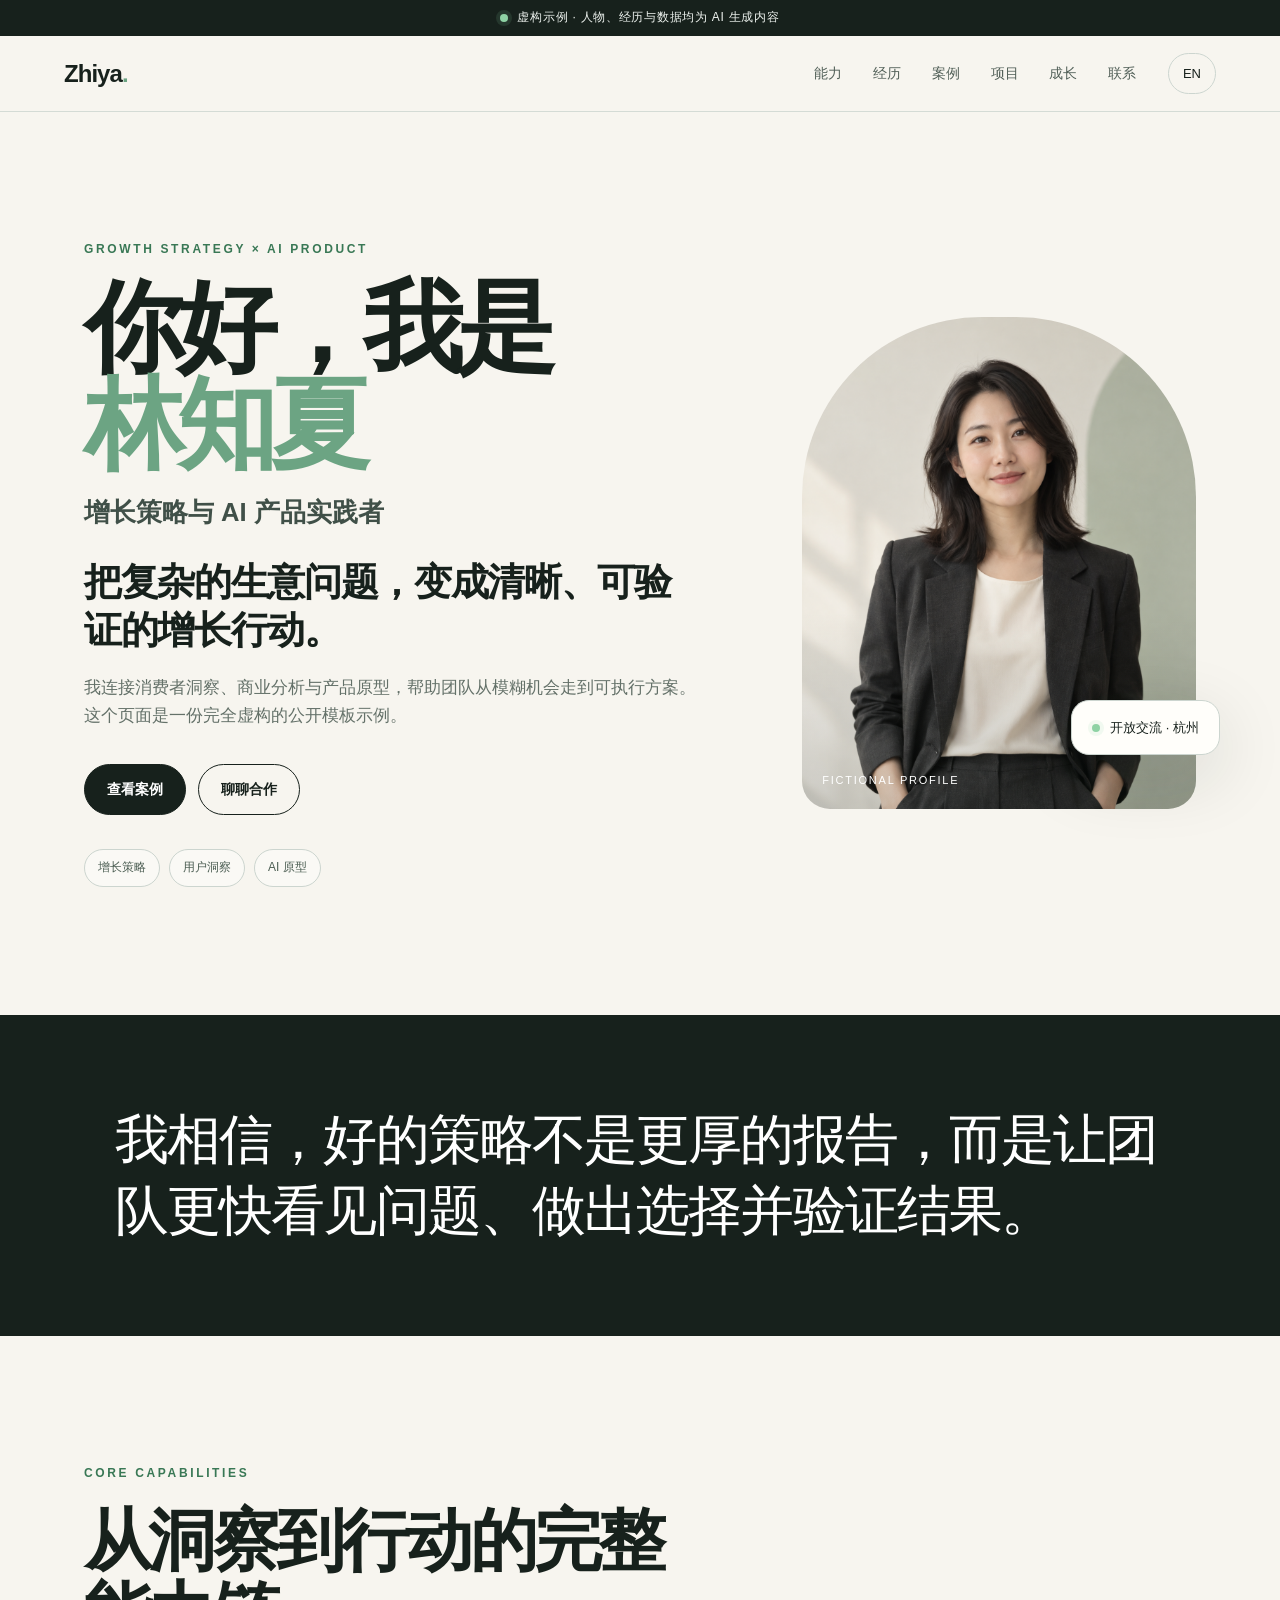
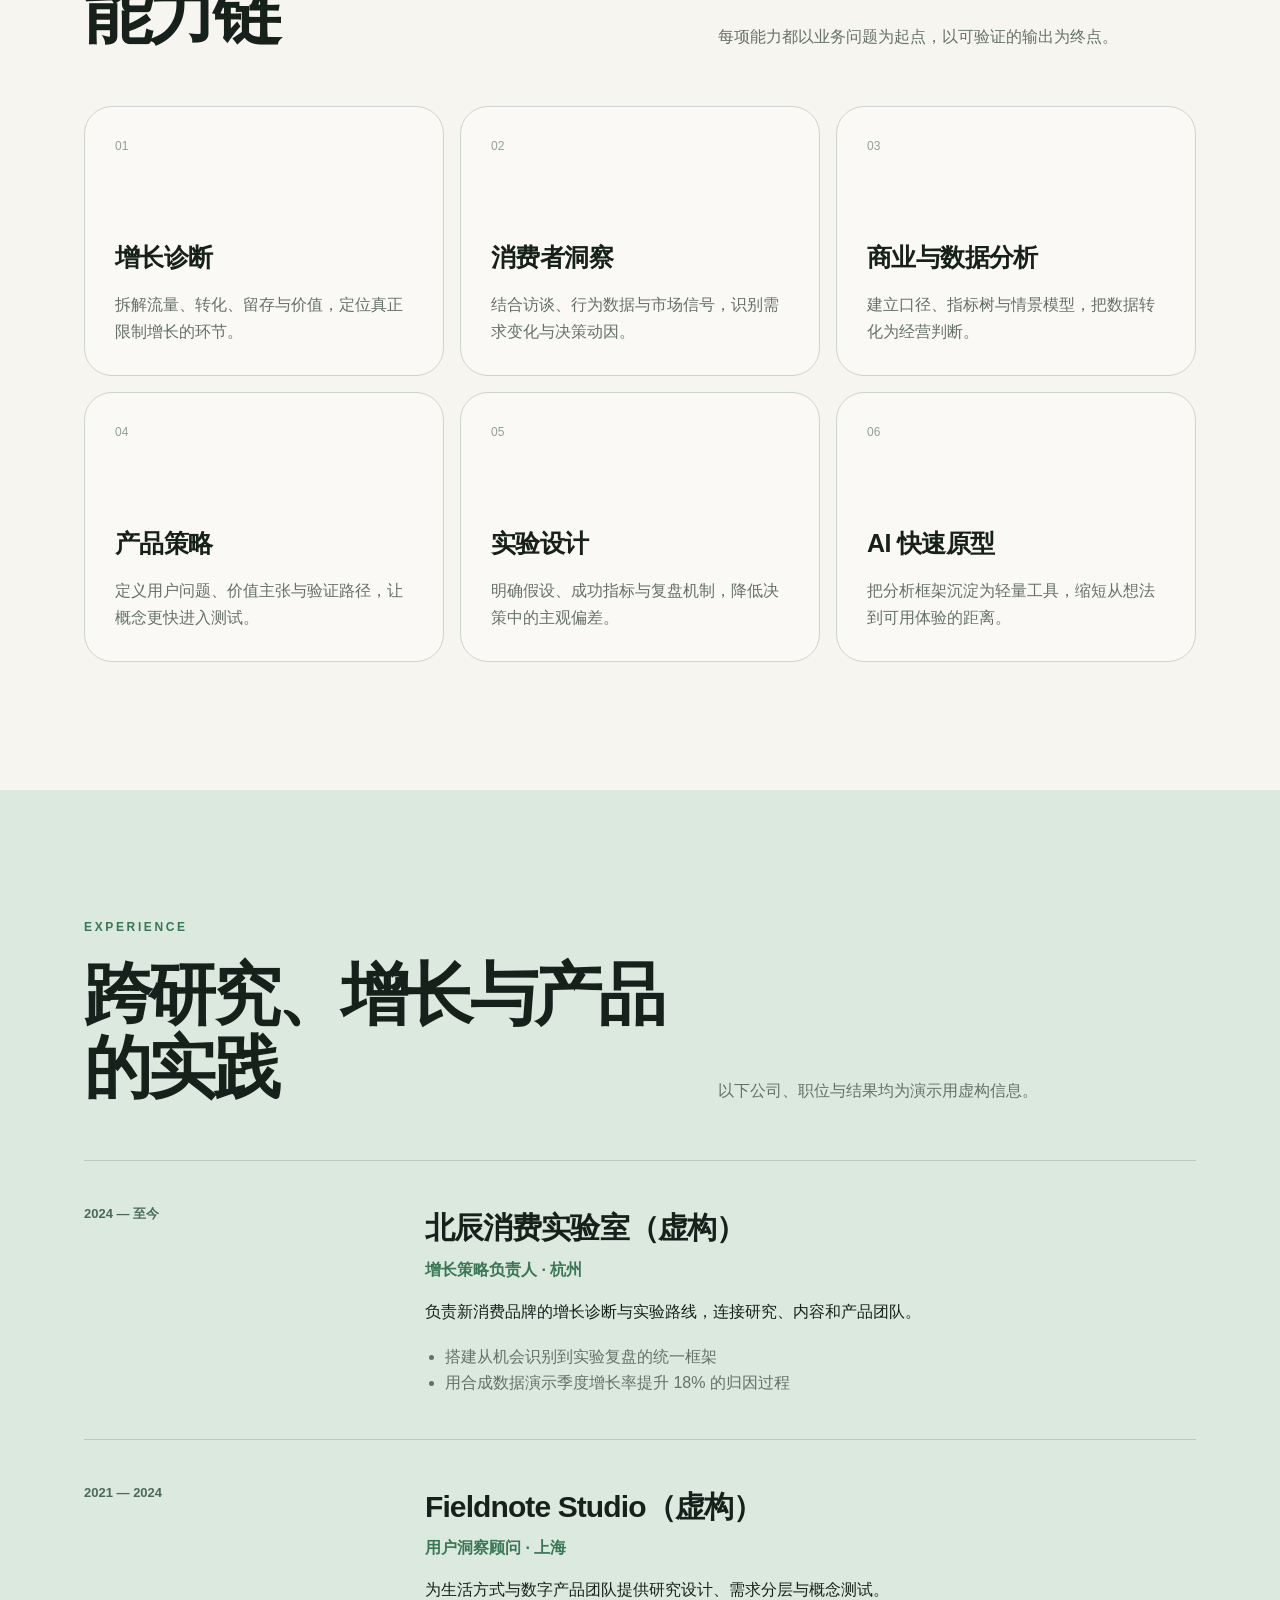
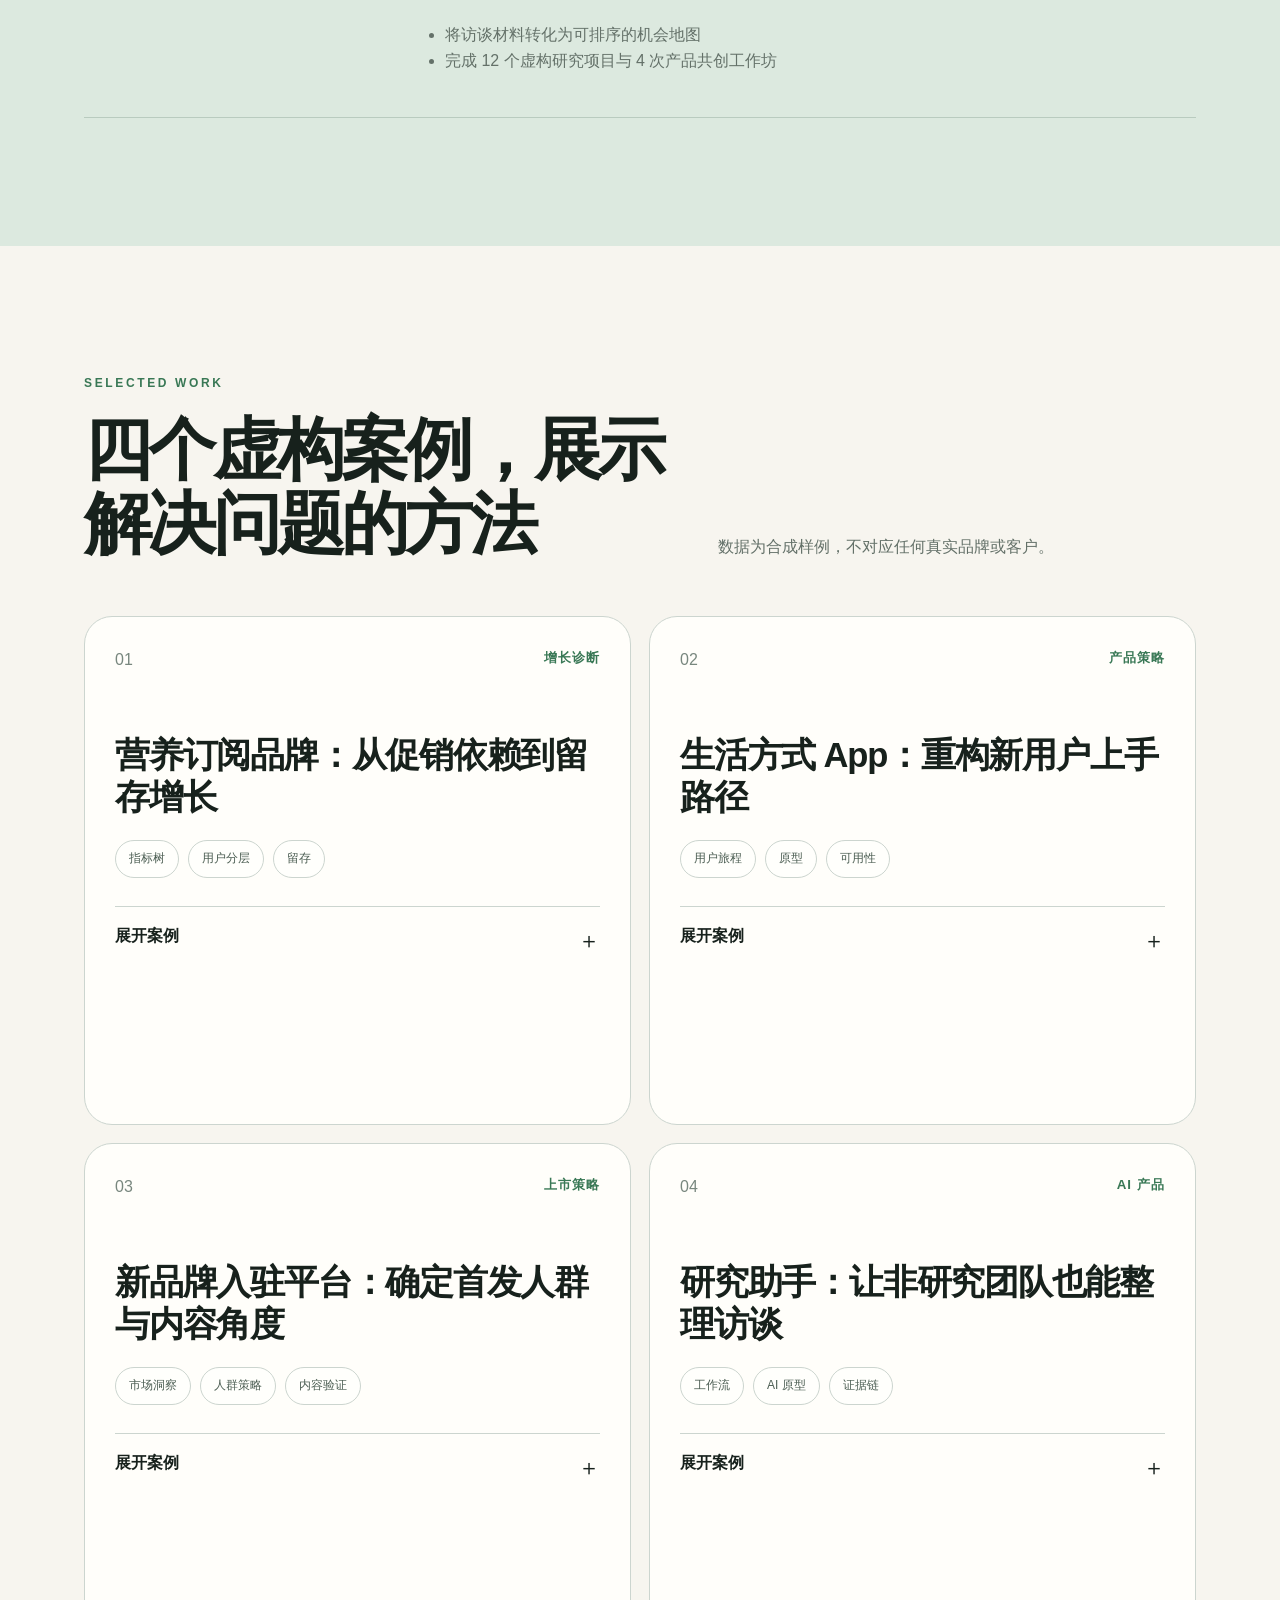
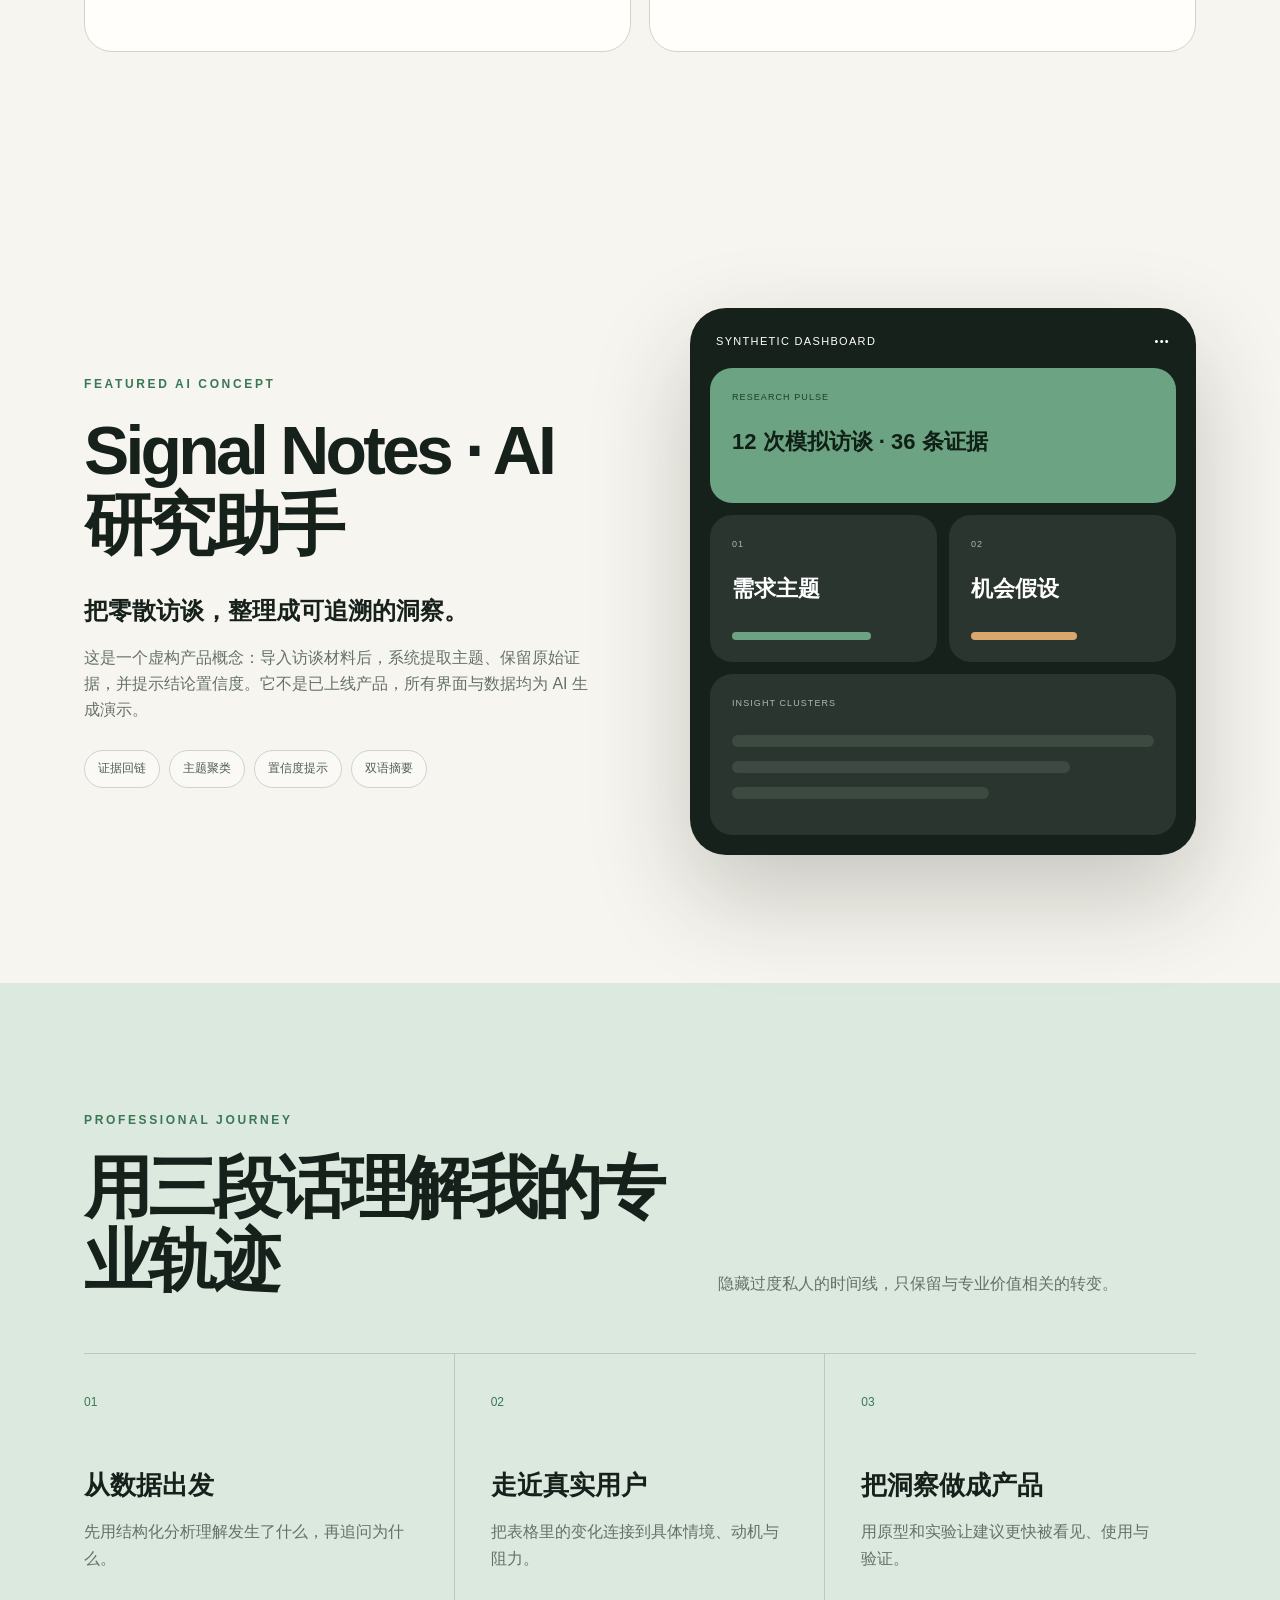
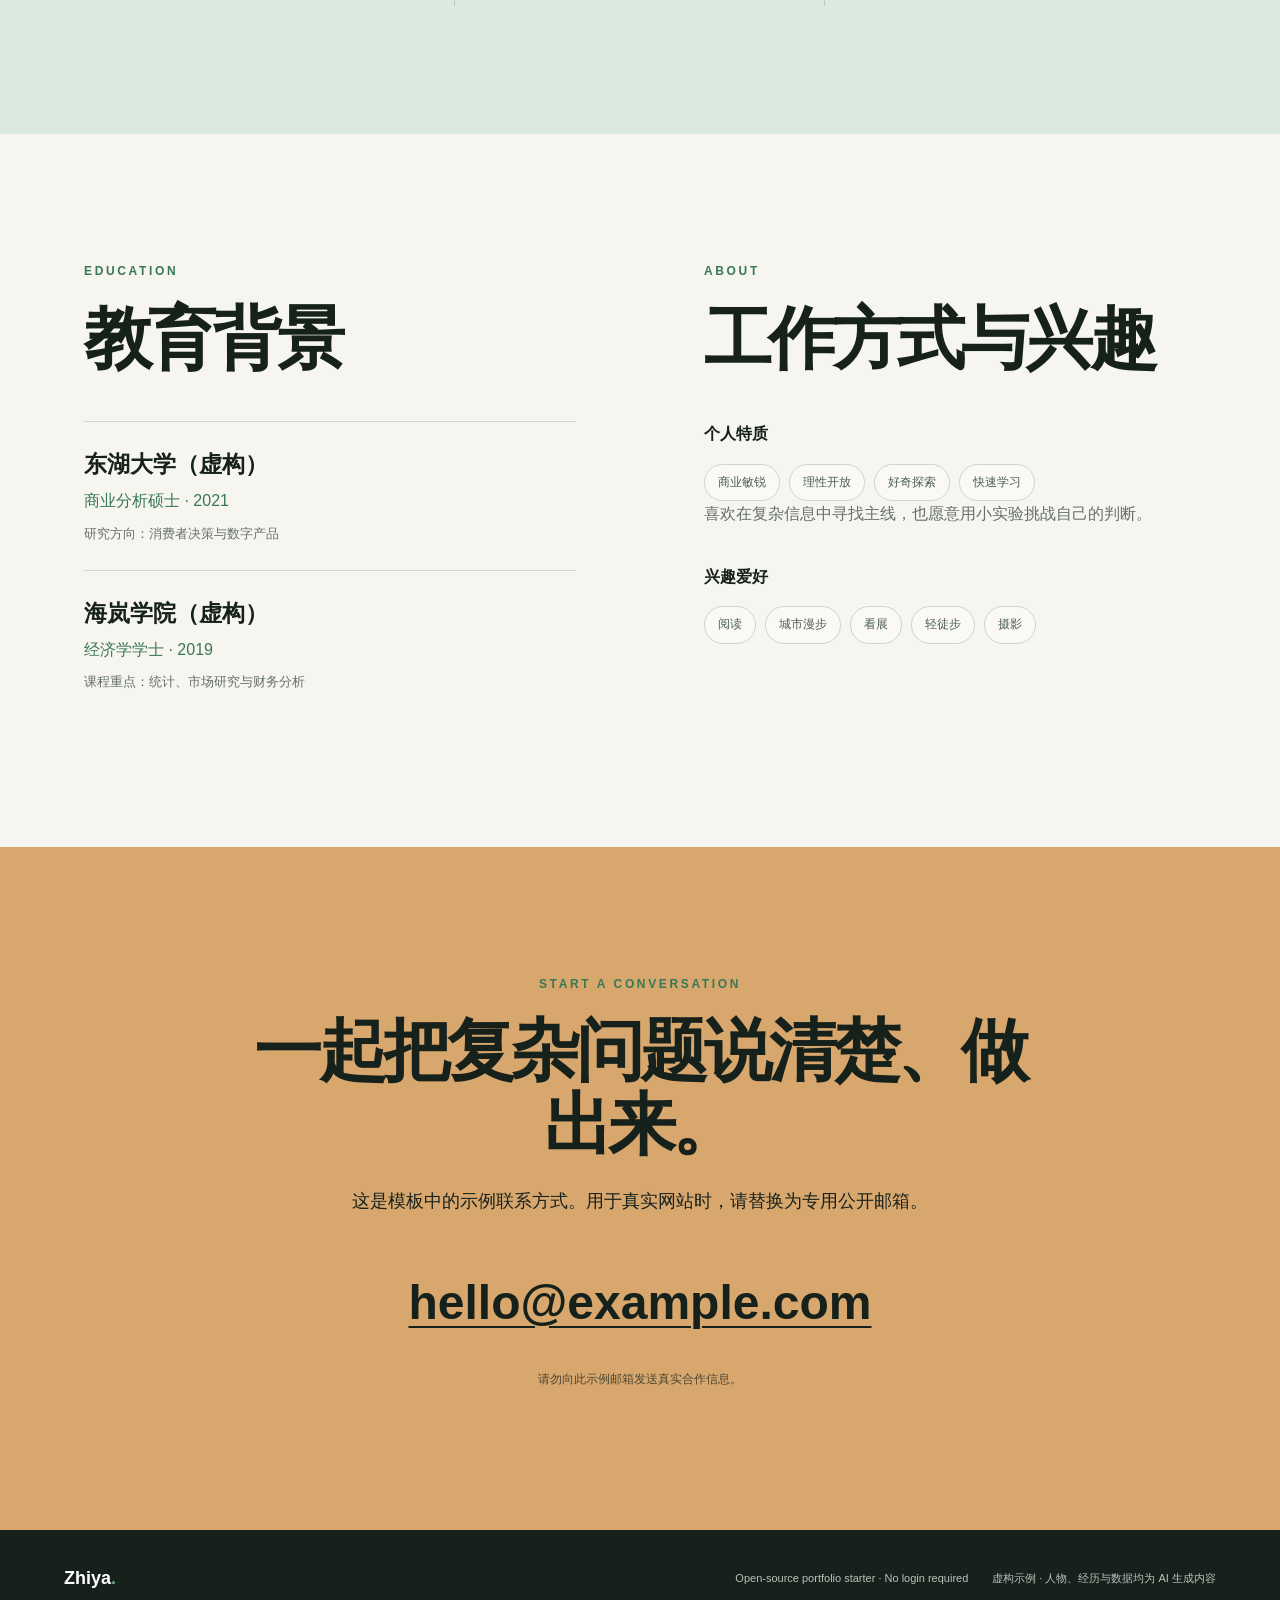
<file: assets/starter-site/index.html>
<!doctype html>
<html lang="zh-CN">
  <head>
    <meta charset="UTF-8" />
    <meta name="viewport" content="width=device-width, initial-scale=1.0" />
    <meta name="description" content="Fictional bilingual portfolio demo generated for an open-source Codex Skill." />
    <meta name="color-scheme" content="light" />
    <meta name="theme-color" content="#f4f1e9" />
    <link rel="icon" href="favicon.svg" type="image/svg+xml" />
    <link rel="stylesheet" href="styles.css" />
    <title>Portfolio Demo</title>
  </head>
  <body>
    <a class="skip-link" href="#main">跳到正文</a>
    <div class="demo-bar" role="note">
      <span class="demo-dot" aria-hidden="true"></span>
      <span data-i18n="disclosure"></span>
    </div>

    <header class="site-header">
      <a class="brand" href="#top" aria-label="回到顶部"><span data-bind="shortName"></span><i>.</i></a>
      <button class="menu-button" type="button" aria-expanded="false" aria-controls="site-nav">菜单</button>
      <nav id="site-nav" class="site-nav" aria-label="主要导航"></nav>
      <button class="language-button" type="button" aria-label="Switch language">EN</button>
    </header>

    <main id="main">
      <section class="hero section" id="top">
        <div class="hero-copy reveal">
          <p class="eyebrow" data-bind="hero.eyebrow"></p>
          <h1><span data-bind="hero.greeting"></span><br /><em data-bind="name"></em></h1>
          <p class="hero-role" data-bind="role"></p>
          <p class="hero-statement" data-bind="hero.statement"></p>
          <p class="hero-summary" data-bind="hero.summary"></p>
          <div class="hero-actions">
            <a class="button button-dark" href="#cases" data-bind="hero.primaryCta"></a>
            <a class="button button-light" href="#contact" data-bind="hero.secondaryCta"></a>
          </div>
          <div class="highlight-list" id="hero-highlights"></div>
        </div>
        <div class="hero-visual reveal">
          <div class="portrait-frame">
            <img src="demo-avatar.png" alt="AI 生成的虚构人物肖像" data-alt="portraitAlt" />
            <span class="portrait-label" data-bind="hero.portraitLabel"></span>
          </div>
          <div class="availability-card">
            <span class="status-dot"></span>
            <span data-bind="hero.availability"></span>
          </div>
        </div>
      </section>

      <section class="intro-strip">
        <p data-bind="intro"></p>
      </section>

      <section class="section" id="skills">
        <div class="section-heading reveal">
          <div><p class="eyebrow" data-bind="sectionLabels.skills"></p><h2 data-bind="sectionTitles.skills"></h2></div>
          <p data-bind="sectionIntros.skills"></p>
        </div>
        <div class="skills-grid" id="skills-grid"></div>
      </section>

      <section class="section section-tinted" id="experience">
        <div class="section-heading reveal">
          <div><p class="eyebrow" data-bind="sectionLabels.experience"></p><h2 data-bind="sectionTitles.experience"></h2></div>
          <p data-bind="sectionIntros.experience"></p>
        </div>
        <div class="experience-list" id="experience-list"></div>
      </section>

      <section class="section" id="cases">
        <div class="section-heading reveal">
          <div><p class="eyebrow" data-bind="sectionLabels.cases"></p><h2 data-bind="sectionTitles.cases"></h2></div>
          <p data-bind="sectionIntros.cases"></p>
        </div>
        <div class="case-grid" id="case-grid"></div>
      </section>

      <section class="project section" id="project">
        <div class="project-copy reveal">
          <p class="eyebrow" data-bind="project.eyebrow"></p>
          <h2 data-bind="project.title"></h2>
          <p class="project-lead" data-bind="project.lead"></p>
          <p data-bind="project.description"></p>
          <div class="project-features" id="project-features"></div>
        </div>
        <div class="project-board reveal" aria-label="产品概念界面">
          <div class="board-top"><span data-bind="project.mockupLabel"></span><span>•••</span></div>
          <div class="board-card board-accent"><small>RESEARCH PULSE</small><strong data-bind="project.mockupMetric"></strong></div>
          <div class="board-grid">
            <div class="board-card"><small>01</small><strong data-bind="project.mockupA"></strong><span class="bar bar-a"></span></div>
            <div class="board-card"><small>02</small><strong data-bind="project.mockupB"></strong><span class="bar bar-b"></span></div>
          </div>
          <div class="board-card board-list"><small>INSIGHT CLUSTERS</small><span></span><span></span><span></span></div>
        </div>
      </section>

      <section class="section section-tinted" id="journey">
        <div class="section-heading reveal">
          <div><p class="eyebrow" data-bind="sectionLabels.journey"></p><h2 data-bind="sectionTitles.journey"></h2></div>
          <p data-bind="sectionIntros.journey"></p>
        </div>
        <ol class="journey-list" id="journey-list"></ol>
      </section>

      <section class="section profile-section" id="profile">
        <div class="profile-column reveal">
          <p class="eyebrow" data-bind="sectionLabels.education"></p>
          <h2 data-bind="sectionTitles.education"></h2>
          <div id="education-list"></div>
        </div>
        <div class="profile-column reveal">
          <p class="eyebrow" data-bind="sectionLabels.about"></p>
          <h2 data-bind="sectionTitles.about"></h2>
          <h3 data-bind="traits.title"></h3>
          <div class="tag-list" id="trait-list"></div>
          <p class="profile-note" data-bind="traits.description"></p>
          <h3 data-bind="interests.title"></h3>
          <div class="tag-list" id="interest-list"></div>
        </div>
      </section>

      <section class="contact section" id="contact">
        <p class="eyebrow" data-bind="sectionLabels.contact"></p>
        <h2 data-bind="contact.title"></h2>
        <p data-bind="contact.description"></p>
        <a class="contact-link" href="mailto:hello@example.com" data-bind="contact.email"></a>
        <p class="contact-note" data-bind="contact.note"></p>
      </section>
    </main>

    <footer>
      <strong><span data-bind="shortName"></span><i>.</i></strong>
      <p data-bind="footer"></p>
      <p data-i18n="disclosure"></p>
    </footer>

    <script src="content.js"></script>
    <script src="app.js"></script>
  </body>
</html>
</file>
<file: assets/starter-site/styles.css>
:root {
  --ink: #17211c;
  --muted: #647169;
  --paper: #f7f5ef;
  --white: #fffefa;
  --sage: #6ca483;
  --sage-light: #dce9df;
  --line: #ccd5cf;
  --warm: #d8a76d;
  --max: 1240px;
  --pad: clamp(24px, 5vw, 72px);
  --radius: 28px;
}

* { box-sizing: border-box; }
html { scroll-behavior: smooth; }
body {
  margin: 0;
  overflow-x: hidden;
  color: var(--ink);
  background: var(--paper);
  font-family: Inter, ui-sans-serif, -apple-system, BlinkMacSystemFont, "Segoe UI", "PingFang SC", "Hiragino Sans GB", "Microsoft YaHei", sans-serif;
  line-height: 1.65;
  -webkit-font-smoothing: antialiased;
}
a { color: inherit; }
button, a { -webkit-tap-highlight-color: transparent; }
.skip-link { position: fixed; left: 16px; top: -80px; z-index: 100; padding: 10px 16px; background: var(--ink); color: white; }
.skip-link:focus { top: 12px; }
.demo-bar {
  min-height: 36px;
  padding: 8px var(--pad);
  display: flex;
  justify-content: center;
  align-items: center;
  gap: 9px;
  background: var(--ink);
  color: #eef3ef;
  font-size: 12px;
  letter-spacing: .06em;
  text-align: center;
}
.demo-dot, .status-dot { width: 8px; height: 8px; border-radius: 50%; background: #8ed2a4; box-shadow: 0 0 0 4px rgba(142,210,164,.12); }
.site-header {
  position: sticky;
  top: 0;
  z-index: 50;
  height: 76px;
  padding: 0 var(--pad);
  display: flex;
  align-items: center;
  gap: 32px;
  background: rgba(247,245,239,.92);
  border-bottom: 1px solid rgba(204,213,207,.8);
  backdrop-filter: blur(16px);
}
.brand { margin-right: auto; font-size: 24px; font-weight: 760; text-decoration: none; letter-spacing: -.04em; }
.brand i, footer i { color: var(--sage); font-style: normal; }
.site-nav { display: flex; gap: clamp(14px, 2.4vw, 34px); }
.site-nav a { color: #526058; text-decoration: none; font-size: 14px; }
.site-nav a:hover, .site-nav a:focus-visible { color: var(--ink); }
.language-button, .menu-button {
  border: 1px solid var(--line);
  border-radius: 999px;
  background: transparent;
  color: var(--ink);
  padding: 9px 14px;
  font: inherit;
  font-size: 13px;
  cursor: pointer;
}
.menu-button { display: none; }
.section { max-width: var(--max); margin: 0 auto; padding: clamp(86px, 10vw, 150px) var(--pad); }
.hero { min-height: calc(100vh - 112px); display: grid; grid-template-columns: 1.22fr .78fr; gap: clamp(48px, 8vw, 120px); align-items: center; }
.hero > * { min-width: 0; }
.eyebrow { margin: 0 0 20px; color: #397855; font-size: 12px; font-weight: 780; letter-spacing: .22em; }
h1, h2, h3, p { margin-top: 0; }
h1 { margin-bottom: 18px; font-size: clamp(56px, 7.8vw, 112px); line-height: .97; letter-spacing: -.07em; font-weight: 680; }
h1 em { color: var(--sage); font-style: normal; }
.hero-role { margin-bottom: 24px; color: #405048; font-size: clamp(18px, 2vw, 26px); font-weight: 620; }
.hero-statement { max-width: 750px; margin-bottom: 20px; font-size: clamp(25px, 3vw, 42px); line-height: 1.25; letter-spacing: -.035em; font-weight: 650; }
.hero-summary { max-width: 680px; color: var(--muted); font-size: 17px; }
.hero-actions { display: flex; flex-wrap: wrap; gap: 12px; margin: 34px 0; }
.button { padding: 13px 22px; border: 1px solid var(--ink); border-radius: 999px; text-decoration: none; font-size: 14px; font-weight: 650; transition: transform .2s, background .2s; }
.button:hover { transform: translateY(-2px); }
.button-dark { background: var(--ink); color: white; }
.button-light:hover { background: var(--white); }
.highlight-list, .tag-list, .project-features, .case-tags { display: flex; flex-wrap: wrap; gap: 9px; }
.highlight-list span, .tag-list span, .project-features span, .case-tags span {
  padding: 8px 13px;
  border: 1px solid var(--line);
  border-radius: 999px;
  background: rgba(255,255,255,.35);
  color: #4c5e53;
  font-size: 12px;
}
.hero-visual { position: relative; width: 100%; min-width: 0; }
.portrait-frame { position: relative; overflow: hidden; aspect-ratio: 4 / 5; border-radius: 180px 180px 28px 28px; background: var(--sage-light); }
.portrait-frame::after { content: ""; position: absolute; inset: 0; background: linear-gradient(180deg, transparent 60%, rgba(23,33,28,.18)); pointer-events: none; }
.portrait-frame img { width: 100%; height: 100%; object-fit: cover; display: block; }
.portrait-label { position: absolute; z-index: 2; left: 20px; bottom: 20px; color: white; font-size: 11px; letter-spacing: .16em; }
.availability-card { position: absolute; right: -24px; bottom: 54px; display: flex; align-items: center; gap: 10px; max-width: 230px; padding: 16px 20px; background: var(--white); border: 1px solid var(--line); border-radius: 18px; box-shadow: 0 20px 70px rgba(23,33,28,.14); font-size: 13px; }
.intro-strip { padding: clamp(56px, 7vw, 90px) var(--pad); background: var(--ink); color: white; }
.intro-strip p { max-width: 1050px; margin: 0 auto; font-size: clamp(28px, 4.2vw, 56px); line-height: 1.32; letter-spacing: -.035em; }
.section-heading { display: grid; grid-template-columns: 1.1fr .9fr; gap: 50px; align-items: end; margin-bottom: 56px; }
.section-heading h2, .project h2, .contact h2, .profile-column > h2 { max-width: 800px; margin-bottom: 0; font-size: clamp(38px, 5.3vw, 72px); line-height: 1.08; letter-spacing: -.055em; }
.section-heading > p { max-width: 520px; margin: 0; color: var(--muted); font-size: 16px; }
.skills-grid { display: grid; grid-template-columns: repeat(3, 1fr); gap: 16px; }
.skill-card { min-height: 270px; padding: 30px; display: flex; flex-direction: column; border: 1px solid var(--line); border-radius: var(--radius); background: rgba(255,255,255,.35); }
.skill-card > span { color: #91a098; font-size: 12px; }
.skill-card h3 { margin: auto 0 14px; font-size: 25px; letter-spacing: -.025em; }
.skill-card p { margin-bottom: 0; color: var(--muted); }
.section-tinted { max-width: none; background: var(--sage-light); }
.section-tinted > * { max-width: calc(var(--max) - 2 * var(--pad)); margin-left: auto; margin-right: auto; }
.experience-list { border-top: 1px solid #b9cbbf; }
.experience-item { display: grid; grid-template-columns: .38fr 1fr; gap: 48px; padding: 42px 0; border-bottom: 1px solid #b9cbbf; }
.experience-period { color: #4b6b58; font-size: 13px; font-weight: 700; }
.experience-item h3 { margin-bottom: 4px; font-size: 30px; letter-spacing: -.03em; }
.experience-role { color: #397855; font-weight: 650; }
.experience-item ul { margin: 18px 0 0; padding-left: 20px; color: var(--muted); }
.case-grid { display: grid; grid-template-columns: repeat(2, 1fr); gap: 18px; }
.case-card { padding: 30px; border: 1px solid var(--line); border-radius: var(--radius); background: var(--white); }
.case-top { display: flex; justify-content: space-between; color: #78877e; }
.case-top small { color: #397855; font-weight: 740; letter-spacing: .08em; text-transform: uppercase; }
.case-card h3 { margin: 62px 0 22px; font-size: clamp(24px, 2.7vw, 38px); line-height: 1.2; letter-spacing: -.035em; }
.case-toggle { width: 100%; margin-top: 28px; padding: 16px 0 0; display: flex; justify-content: space-between; border: 0; border-top: 1px solid var(--line); background: transparent; color: var(--ink); font: inherit; font-weight: 700; cursor: pointer; }
.case-toggle b { font-size: 22px; font-weight: 400; }
.case-detail { display: grid; grid-template-rows: 0fr; opacity: 0; transition: grid-template-rows .3s, opacity .3s; overflow: hidden; }
.case-toggle[aria-expanded="true"] + .case-detail { grid-template-rows: 1fr; opacity: 1; padding-top: 18px; }
.case-detail p { min-height: 0; margin: 0 0 14px; color: var(--muted); }
.case-detail strong { display: block; color: var(--ink); font-size: 12px; text-transform: uppercase; letter-spacing: .12em; }
.project { display: grid; grid-template-columns: 1fr 1fr; gap: clamp(40px, 8vw, 100px); align-items: center; }
.project-lead { margin: 30px 0 14px; font-size: 24px; font-weight: 650; }
.project-copy > p:not(.eyebrow):not(.project-lead) { color: var(--muted); }
.project-features { margin-top: 26px; }
.project-board { padding: 20px; border-radius: 36px; background: var(--ink); color: white; box-shadow: 0 40px 100px rgba(23,33,28,.22); transform: rotate(2deg); }
.board-top { display: flex; justify-content: space-between; padding: 4px 6px 18px; font-size: 11px; letter-spacing: .12em; }
.board-card { min-height: 135px; padding: 22px; border-radius: 22px; background: #29352e; }
.board-card small { display: block; margin-bottom: 24px; color: #aabbb0; font-size: 9px; letter-spacing: .12em; }
.board-card strong { display: block; font-size: 22px; line-height: 1.2; }
.board-accent { margin-bottom: 12px; background: var(--sage); color: #102017; }
.board-accent small { color: #203d2c; }
.board-grid { display: grid; grid-template-columns: 1fr 1fr; gap: 12px; }
.bar { height: 8px; display: block; margin-top: 30px; border-radius: 5px; background: #6ca483; }
.bar-a { width: 76%; }.bar-b { width: 58%; background: var(--warm); }
.board-list { margin-top: 12px; min-height: 160px; }
.board-list span { display: block; width: 100%; height: 12px; margin: 14px 0; border-radius: 8px; background: #3c4a42; }
.board-list span:nth-child(3) { width: 80%; }.board-list span:nth-child(4) { width: 61%; }
.journey-list { list-style: none; display: grid; grid-template-columns: repeat(3, 1fr); margin: 0 auto; padding: 0; border-top: 1px solid #b9cbbf; }
.journey-list li { padding: 34px 36px 18px 0; border-right: 1px solid #b9cbbf; }
.journey-list li + li { padding-left: 36px; }
.journey-list li:last-child { border-right: 0; }
.journey-list span { color: #397855; font-size: 12px; }
.journey-list h3 { margin: 50px 0 12px; font-size: 26px; }
.journey-list p { color: var(--muted); }
.profile-section { display: grid; grid-template-columns: 1fr 1fr; gap: 10vw; }
.profile-column > h2 { margin-bottom: 46px; }
.profile-column > h3 { margin: 36px 0 16px; font-size: 16px; }
.education-item { padding: 24px 0; border-top: 1px solid var(--line); }
.education-item h3 { margin-bottom: 4px; font-size: 23px; }
.education-item p { margin-bottom: 5px; color: #397855; }
.education-item small, .profile-note { color: var(--muted); }
.contact { max-width: none; background: var(--warm); text-align: center; }
.contact > * { max-width: 900px; margin-left: auto; margin-right: auto; }
.contact h2 { margin-bottom: 26px; }
.contact > p:not(.eyebrow):not(.contact-note) { font-size: 18px; }
.contact-link { display: inline-block; margin: 28px 0; font-size: clamp(25px, 4vw, 48px); font-weight: 700; text-decoration-thickness: 2px; text-underline-offset: 7px; }
.contact-note { font-size: 12px; opacity: .72; }
footer { padding: 34px var(--pad); display: grid; grid-template-columns: 1fr auto auto; gap: 24px; align-items: center; background: var(--ink); color: #b7c2bb; font-size: 11px; }
footer strong { color: white; font-size: 18px; } footer p { margin: 0; }
.reveal { opacity: 0; transform: translateY(18px); transition: opacity .65s ease, transform .65s ease; }
.reveal.visible { opacity: 1; transform: translateY(0); }

@media (max-width: 900px) {
  .site-header { height: 66px; gap: 10px; }
  .menu-button { display: block; }
  .site-nav { display: none; position: absolute; top: 66px; left: 0; right: 0; padding: 20px var(--pad) 28px; flex-direction: column; background: var(--paper); border-bottom: 1px solid var(--line); }
  .nav-open .site-nav { display: flex; }
  .hero { min-height: auto; grid-template-columns: 1fr; padding-top: 68px; }
  .hero-copy { order: 2; }
  .hero-visual { max-width: 520px; }
  .portrait-frame { border-radius: 120px 120px 24px 24px; }
  .availability-card { right: -8px; bottom: 28px; }
  .section-heading { grid-template-columns: 1fr; gap: 20px; }
  .skills-grid { grid-template-columns: repeat(2, 1fr); }
  .project, .profile-section { grid-template-columns: 1fr; }
  .case-grid { grid-template-columns: 1fr; }
  footer { grid-template-columns: 1fr; }
}

@media (max-width: 620px) {
  :root { --pad: 20px; --radius: 22px; }
  .demo-bar { font-size: 10px; }
  h1 { max-width: 100%; font-size: clamp(54px, 19vw, 72px); overflow-wrap: anywhere; }
  .hero-statement { font-size: 26px; }
  .skills-grid { grid-template-columns: 1fr; }
  .skill-card { min-height: 220px; }
  .experience-item { grid-template-columns: 1fr; gap: 16px; }
  .journey-list { grid-template-columns: 1fr; }
  .journey-list li, .journey-list li + li { padding: 30px 0; border-right: 0; border-bottom: 1px solid #b9cbbf; }
  .journey-list h3 { margin-top: 24px; }
  .board-grid { grid-template-columns: 1fr; }
  .project-board { transform: none; }
  .availability-card { right: 12px; bottom: 18px; max-width: calc(100% - 24px); padding: 13px 15px; }
  .contact-link { word-break: break-all; }
}

@media (prefers-reduced-motion: reduce) {
  html { scroll-behavior: auto; }
  *, *::before, *::after { animation: none !important; transition: none !important; }
  .reveal { opacity: 1; transform: none; }
}
</file>
